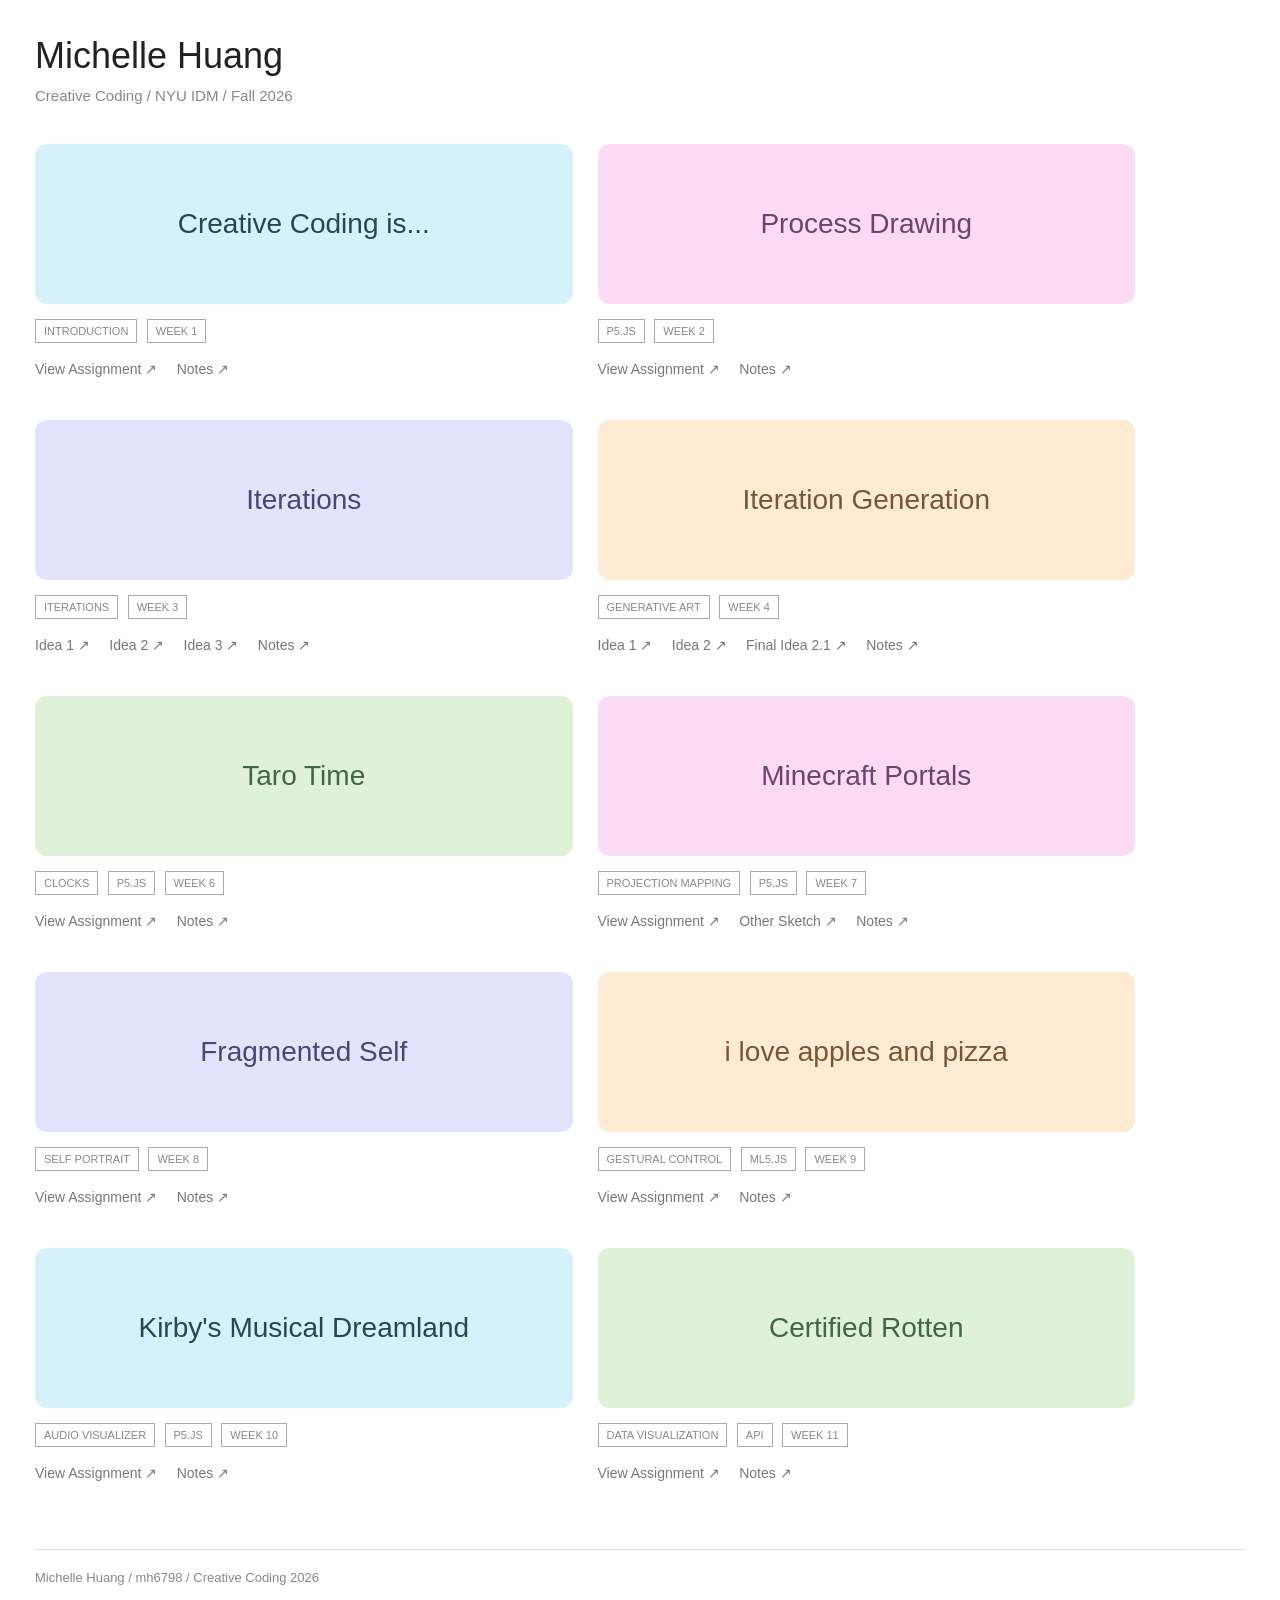
<file: index.html>
<!DOCTYPE html>
<html lang="en">

<head>
    <meta charset="UTF-8">
    <meta name="viewport" content="width=device-width, initial-scale=1.0">
    <meta name="robots" content="noindex">

    <title>Michelle Huang - Creative Coding</title>

    <style>
        /* general */
        * {
            box-sizing: border-box;
        }

        body {
            margin: 0;
            padding: 35px;
            background-color: white;
            color: #222222;
            font-family: Arial, sans-serif;
        }

        /* header */
        header {
            margin-bottom: 40px;
        }

        h1 {
            font-size: 36px;
            font-weight: normal;
            margin: 0 0 10px;
        }

        header p {
            font-size: 15px;
            color: #888888;
            margin: 0;
        }

        /* project layout */
        .projects {
            display: grid;
            grid-template-columns: 1fr 1fr;
            gap: 35px 25px;
            max-width: 1100px;
        }

        /* clickable project boxes */
        .preview {
            height: 160px;
            border-radius: 12px;
            display: flex;
            align-items: center;
            justify-content: center;
            text-align: center;
            padding: 20px;
            margin-bottom: 15px;
            text-decoration: none;
        }

        .preview h2 {
            font-size: 28px;
            font-weight: normal;
            margin: 0;
        }

        .preview:hover {
            opacity: 0.8;
        }

        /* project colors */
        .blue {
            background-color: #d5f2fa;
            color: #264653;
        }

        .pink {
            background-color: #fbdaf3;
            color: #6e426c;
        }

        .purple {
            background-color: #e4e3fc;
            color: #464777;
        }

        .peach {
            background-color: #ffead4;
            color: #795537;
        }

        .green {
            background-color: #e0f1da;
            color: #3e6745;
        }

        /* project tags */
        .tags {
            margin-bottom: 12px;
        }

        .tag {
            display: inline-block;
            border: 1px solid #aaaaaa;
            color: #888888;
            padding: 5px 8px;
            font-size: 11px;
            margin-right: 5px;
            margin-bottom: 5px;
        }

        /* assignment and notes links */
        .links a {
            display: inline-block;
            color: #777777;
            font-size: 14px;
            text-decoration: none;
            margin-right: 15px;
            margin-bottom: 8px;
        }

        .links a:hover {
            color: #222222;
            text-decoration: underline;
        }

        /* footer */
        footer {
            margin-top: 60px;
            padding-top: 20px;
            border-top: 1px solid #dddddd;
            color: #888888;
            font-size: 13px;
        }

        /* smaller screens */
        @media (max-width: 700px) {
            body {
                padding: 20px;
            }

            .projects {
                grid-template-columns: 1fr;
                gap: 30px;
            }

            .preview {
                height: 140px;
            }

            .preview h2 {
                font-size: 25px;
            }

            h1 {
                font-size: 30px;
            }
        }
    </style>
</head>

<body>

    <!-- header -->
    <header>
        <h1>Michelle Huang</h1>
        <p>Creative Coding / NYU IDM / Fall 2026</p>
    </header>

    <!-- assignments -->
    <main class="projects">

        <!-- assignment 1 -->
        <div class="project">

            <a href="./week1/index.html" class="preview blue">
                <h2>Creative Coding is...</h2>
            </a>

            <div class="tags">
                <span class="tag">INTRODUCTION</span>
                <span class="tag">WEEK 1</span>
            </div>

            <div class="links">
                <a href="./week1/index.html">View Assignment ↗</a>
                <a href="./week1/README.html">Notes ↗</a>
            </div>

        </div>

        <!-- assignment 2 -->
        <div class="project">

            <a href="./week2/index.html" class="preview pink">
                <h2>Process Drawing</h2>
            </a>

            <div class="tags">
                <span class="tag">P5.JS</span>
                <span class="tag">WEEK 2</span>
            </div>

            <div class="links">
                <a href="./week2/index.html">View Assignment ↗</a>
                <a href="./week2/README.html">Notes ↗</a>
            </div>

        </div>

        <!-- assignment 3 -->
        <div class="project">

            <a href="./week3/index1.html" class="preview purple">
                <h2>Iterations</h2>
            </a>

            <div class="tags">
                <span class="tag">ITERATIONS</span>
                <span class="tag">WEEK 3</span>
            </div>

            <div class="links">
                <a href="./week3/index1.html">Idea 1 ↗</a>
                <a href="./week3/index2.html">Idea 2 ↗</a>
                <a href="./week3/index3.html">Idea 3 ↗</a>
                <a href="./week3/README.html">Notes ↗</a>
            </div>

        </div>

        <!-- assignment 4 -->
        <div class="project">

            <a href="./week4.1/index3.html" class="preview peach">
                <h2>Iteration Generation</h2>
            </a>

            <div class="tags">
                <span class="tag">GENERATIVE ART</span>
                <span class="tag">WEEK 4</span>
            </div>

            <div class="links">
                <a href="./week4.1/index1.html">Idea 1 ↗</a>
                <a href="./week4.1/index2.html">Idea 2 ↗</a>
                <a href="./week4.1/index3.html">Final Idea 2.1 ↗</a>
                <a href="./week4.1/README.html">Notes ↗</a>
            </div>

        </div>

        <!-- assignment 5 -->
        <div class="project">

            <a href="./week6/index.html" class="preview green">
                <h2>Taro Time</h2>
            </a>

            <div class="tags">
                <span class="tag">CLOCKS</span>
                <span class="tag">P5.JS</span>
                <span class="tag">WEEK 6</span>
            </div>

            <div class="links">
                <a href="./week6/index.html">View Assignment ↗</a>
                <a href="./week6/README.html">Notes ↗</a>
            </div>

        </div>

        <!-- assignment 7 -->
        <div class="project">

            <a href="./week7/index.html" class="preview pink">
                <h2>Minecraft Portals</h2>
            </a>

            <div class="tags">
                <span class="tag">PROJECTION MAPPING</span>
                <span class="tag">P5.JS</span>
                <span class="tag">WEEK 7</span>
            </div>

            <div class="links">
                <a href="./week7/index.html">View Assignment ↗</a>
                <a href="./week7.1/index.html">Other Sketch ↗</a>
                <a href="./week7/README.md">Notes ↗</a>
            </div>

        </div>

        <!-- assignment 8 -->
        <div class="project">

            <a href="./week8/index.html" class="preview purple">
                <h2>Fragmented Self</h2>
            </a>

            <div class="tags">
                <span class="tag">SELF PORTRAIT</span>
                <span class="tag">WEEK 8</span>
            </div>

            <div class="links">
                <a href="./week8/index.html">View Assignment ↗</a>
                <a href="./week8/README.html">Notes ↗</a>
            </div>

        </div>

        <!-- assignment 9 -->
        <div class="project">

            <a href="./week9/index.html" class="preview peach">
                <h2>i love apples and pizza</h2>
            </a>

            <div class="tags">
                <span class="tag">GESTURAL CONTROL</span>
                <span class="tag">ML5.JS</span>
                <span class="tag">WEEK 9</span>
            </div>

            <div class="links">
                <a href="./week9/index.html">View Assignment ↗</a>
                <a href="./week9/README.html">Notes ↗</a>
            </div>

        </div>

        <!-- assignment 10 -->
        <div class="project">

            <a href="./week10/index.html" class="preview blue">
                <h2>Kirby's Musical Dreamland</h2>
            </a>

            <div class="tags">
                <span class="tag">AUDIO VISUALIZER</span>
                <span class="tag">P5.JS</span>
                <span class="tag">WEEK 10</span>
            </div>

            <div class="links">
                <a href="./week10/index.html">View Assignment ↗</a>
                <a href="./week10/README.html">Notes ↗</a>
            </div>

        </div>

        <!-- assignment 11 -->
        <div class="project">

            <a href="./week11/index.html" class="preview green">
                <h2>Certified Rotten</h2>
            </a>

            <div class="tags">
                <span class="tag">DATA VISUALIZATION</span>
                <span class="tag">API</span>
                <span class="tag">WEEK 11</span>
            </div>

            <div class="links">
                <a href="./week11/index.html">View Assignment ↗</a>
                <a href="./week11/README.html">Notes ↗</a>
            </div>

        </div>

    </main>

    <!-- footer -->
    <footer>
        Michelle Huang / mh6798 / Creative Coding 2026
    </footer>

</body>
</html>
</file>
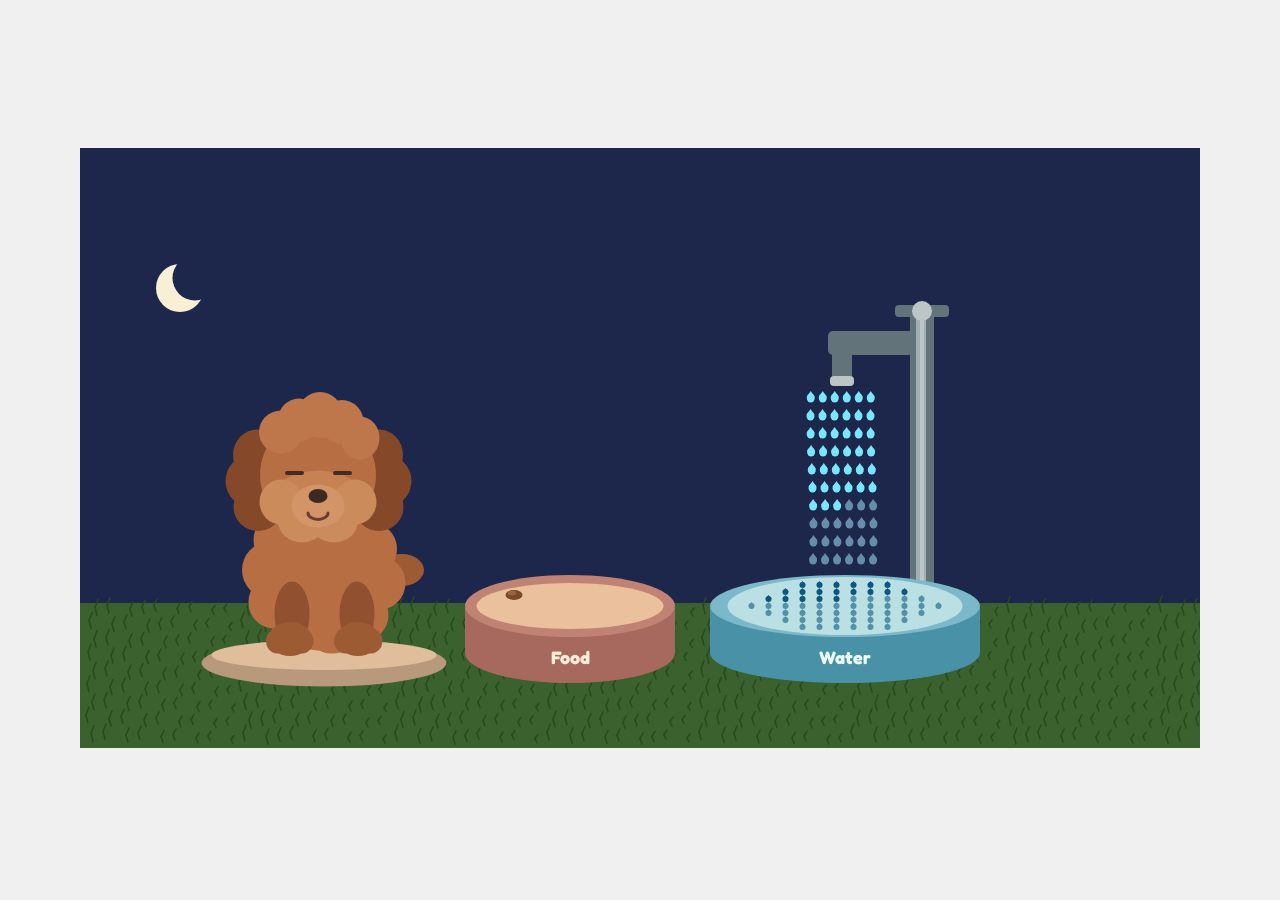
<file: week6/index.html>
<!DOCTYPE html>
<html lang="en">
<head>
    <meta charset="UTF-8">
    <meta name="viewport" content="width=device-width, initial-scale=1.0">
    <title>week4.1 - Idea 1</title>
    <link rel="stylesheet" href="css/style.css">
    <script src="js/p5.js"></script>

<link href="https://fonts.googleapis.com/css2?family=Fredoka:wght@600;700&display=swap" rel="stylesheet">

</head>
<body>
    <script src="sketch.js"></script>
</body>
</html>
</file>
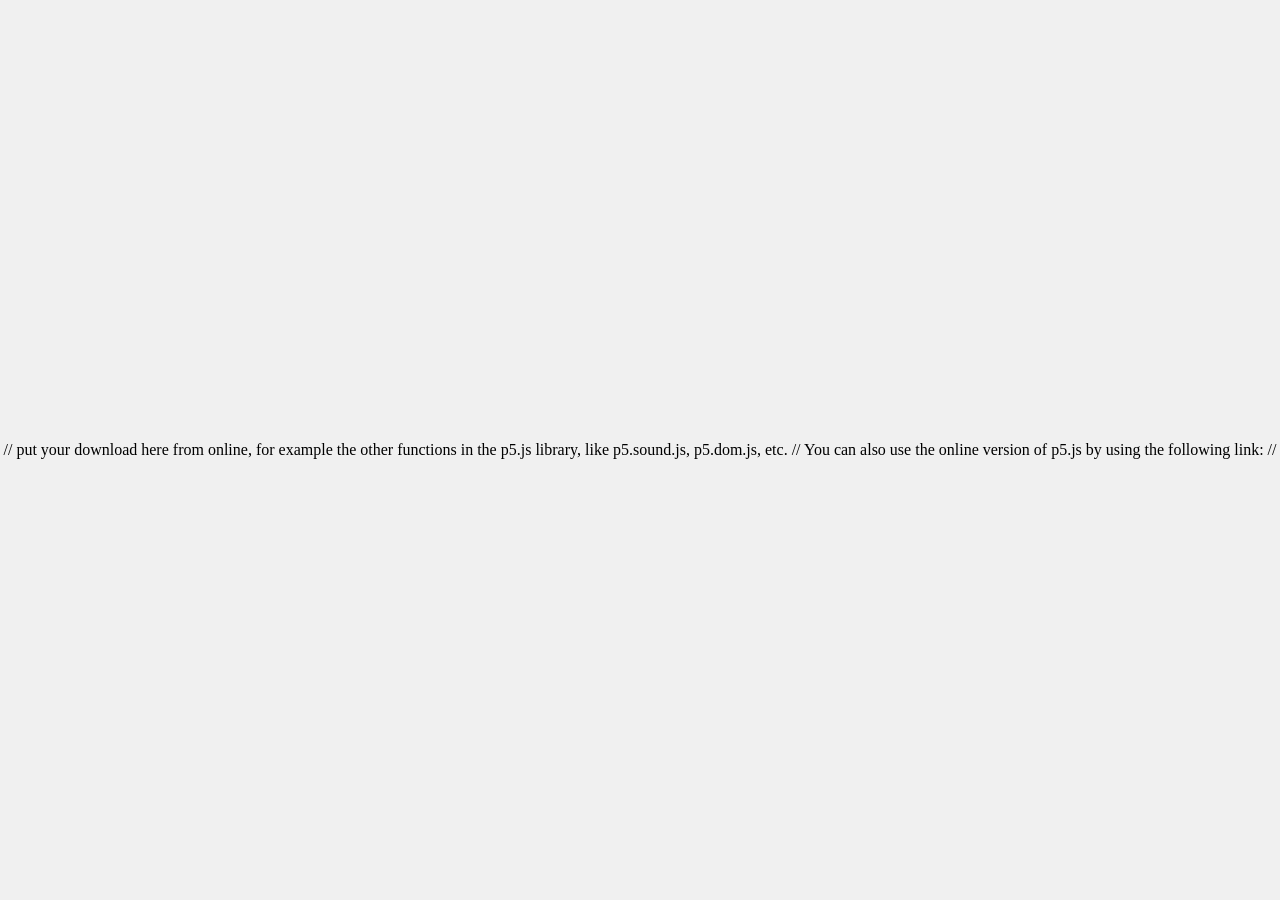
<file: week3/index1.html>
<!DOCTYPE html>
<html lang="en">
<head>
    <meta charset="UTF-8">
    <meta name="viewport" content="width=device-width, initial-scale=1.0">
    <title>week3</title>
    <link rel="stylesheet" href="css/style.css">
    <script src="js/p5.js"></script>
    // put your download here from online, for example the other functions in the p5.js library, like p5.sound.js, p5.dom.js, etc. 
    // You can also use the online version of p5.js by using the following link:
    // <script src="https://cdnjs.cloudflare.com/ajax/libs/p5.js/1.
    
</head>
<body>
    <script src="sketch1.js"></script>
</body>
</html>
</file>
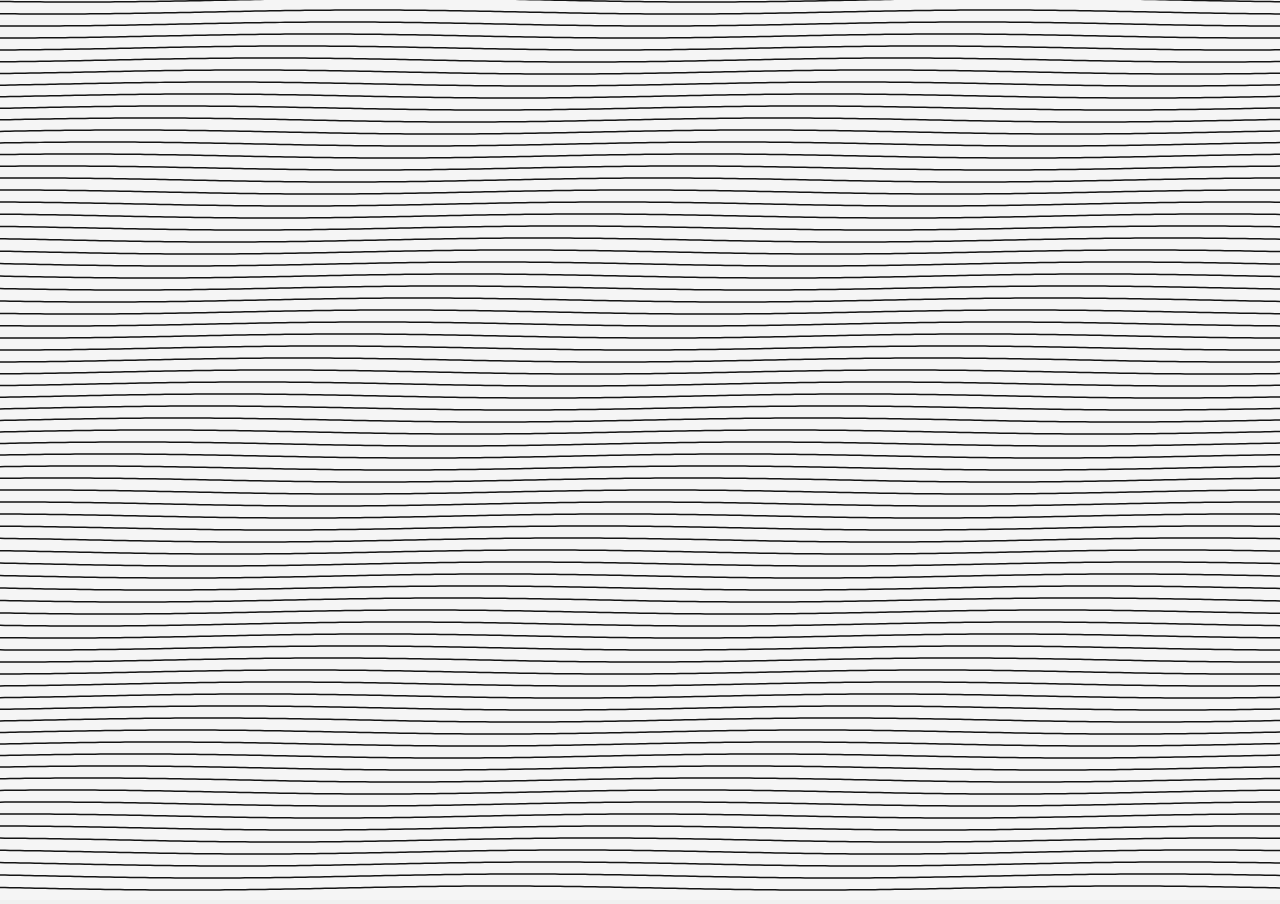
<file: week3/index2.html>
<!DOCTYPE html>
<html lang="en">
<head>
    <meta charset="UTF-8">
    <meta name="viewport" content="width=device-width, initial-scale=1.0">
    <title>week3</title>
    <link rel="stylesheet" href="css/style.css">
    <script src="js/p5.js"></script>
    
</head>
<body>
    <script src="sketch2.js"></script>
</body>
</html>
</file>
<file: week6/css/style.css>
* {
    margin: 0;
    padding: 0;
    box-sizing: border-box;
}

body {
    display: flex;
    justify-content: center;
    align-items: center;
    min-height: 100vh;
    background: #f0f0f0;
}
</file>
<file: week3/css/style.css>
* {
    margin: 0;
    padding: 0;
    box-sizing: border-box;
}

body {
    display: flex;
    justify-content: center;
    align-items: center;
    min-height: 100vh;
    background: #f0f0f0;
}
</file>
